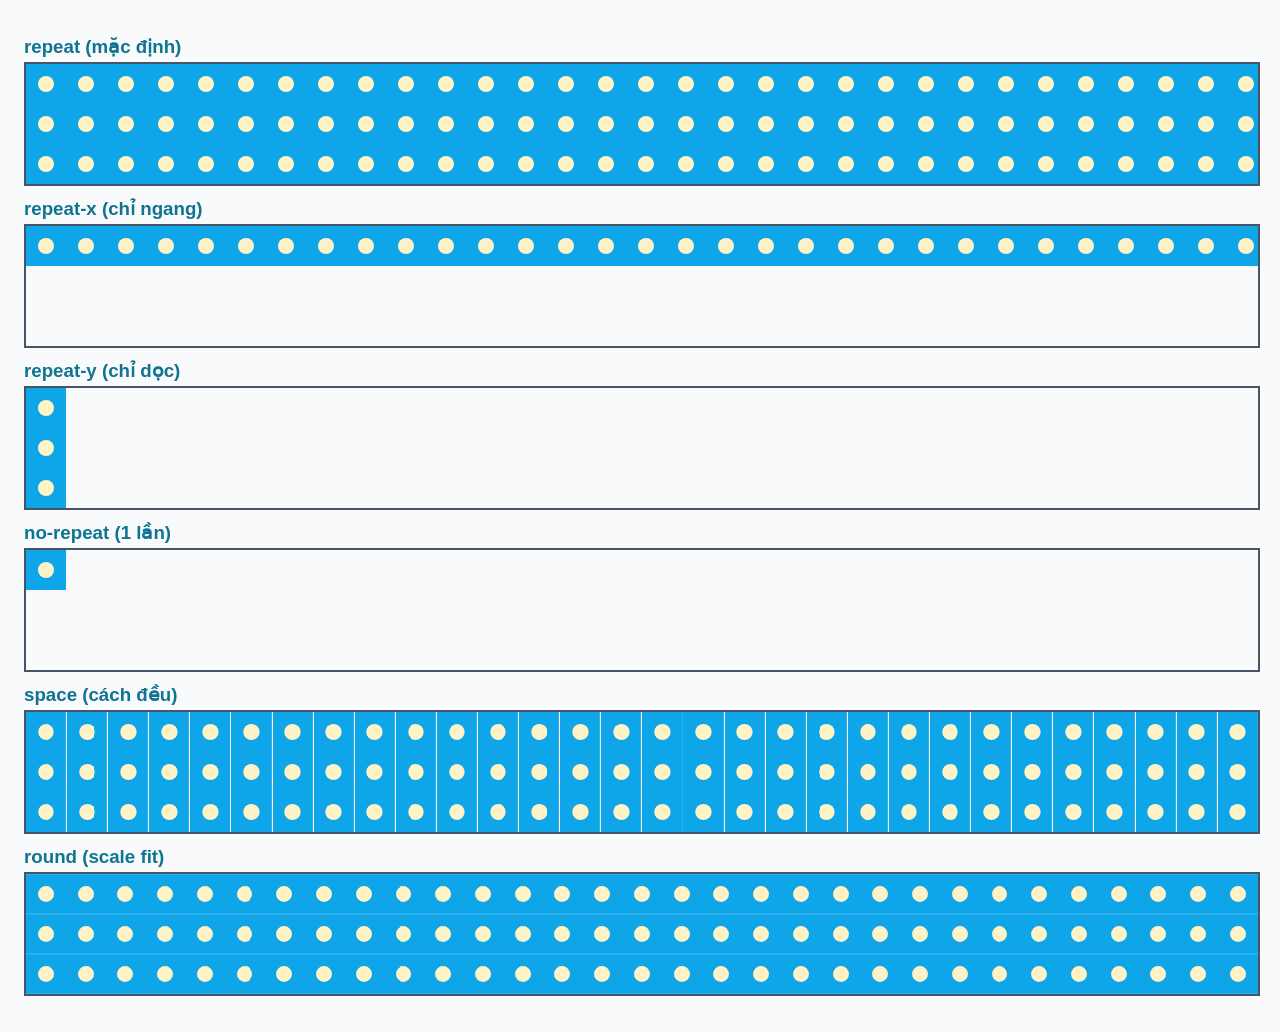
<file: 12.5/index.html>
<!DOCTYPE html>
<html>
<head>
<style>
body { font-family: Arial; padding: 16px; background: #f8fafc; }
.demo {
  width: 100%;
  height: 120px;
  margin-bottom: 12px;
  border: 2px solid #475569;
  /* Dùng SVG inline làm pattern nhỏ - tránh phụ thuộc network */
  background-image: url("data:image/svg+xml;utf8,<svg xmlns='http://www.w3.org/2000/svg' width='40' height='40' viewBox='0 0 40 40'><rect width='40' height='40' fill='%230ea5e9'/><circle cx='20' cy='20' r='8' fill='%23fef3c7'/></svg>");
}
h3 { margin: 12px 0 4px; color: #0e7490; }

.r1 { background-repeat: repeat; }       /* mặc định */
.r2 { background-repeat: repeat-x; }
.r3 { background-repeat: repeat-y; }
.r4 { background-repeat: no-repeat; }
.r5 { background-repeat: space; }
.r6 { background-repeat: round; }
</style>
</head>
<body>
  <h3>repeat (mặc định)</h3>
  <div class="demo r1"></div>

  <h3>repeat-x (chỉ ngang)</h3>
  <div class="demo r2"></div>

  <h3>repeat-y (chỉ dọc)</h3>
  <div class="demo r3"></div>

  <h3>no-repeat (1 lần)</h3>
  <div class="demo r4"></div>

  <h3>space (cách đều)</h3>
  <div class="demo r5"></div>

  <h3>round (scale fit)</h3>
  <div class="demo r6"></div>
</body>
</html>
</file>
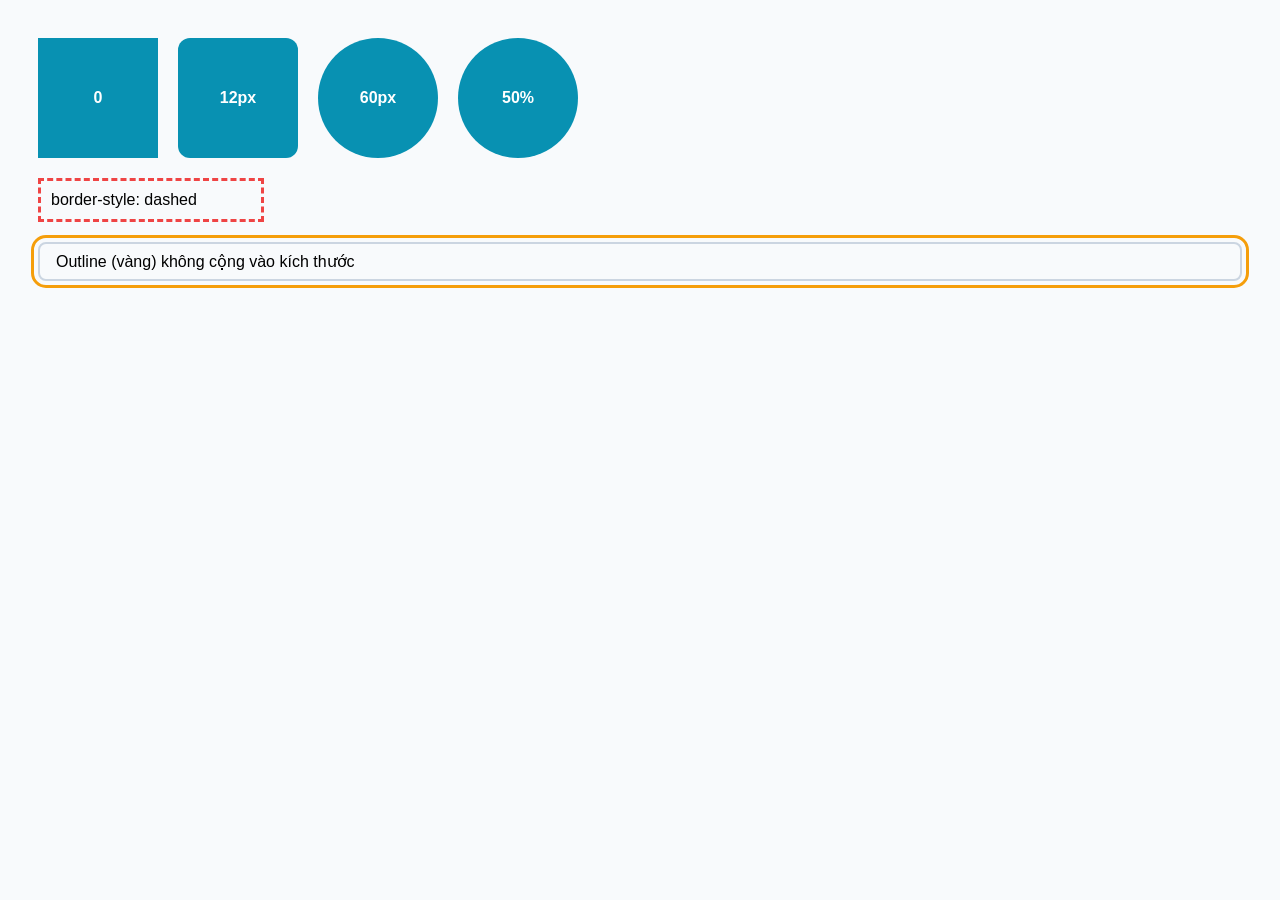
<file: 14.5/index.html>
<!DOCTYPE html>
<html lang="vi">
<head>
<meta charset="UTF-8">
<title>Border & Border-radius</title>
<style>
  body { font-family: Arial; padding: 30px; background: #f8fafc; }
  .row { display: flex; gap: 20px; flex-wrap: wrap; }
  .shape {
    width: 120px; height: 120px;
    background: #0891b2; color: white;
    display: flex; align-items: center; justify-content: center;
    font-weight: 700;
  }
  .square    { border-radius: 0; }
  .rounded   { border-radius: 12px; }
  .pill      { border-radius: 60px; }
  .circle    { border-radius: 50%; }
  .styles    {
    width: 200px; padding: 10px; margin-top: 20px;
    border-style: dashed; border-width: 3px; border-color: #ef4444;
  }
  /* outline không chiếm chỗ + không bo theo border-radius */
  .focus-demo {
    margin-top: 20px; padding: 8px 16px;
    border: 2px solid #cbd5e1; border-radius: 8px;
    outline: 3px solid #f59e0b;
    outline-offset: 4px;
  }
</style>
</head>
<body>
  <div class="row">
    <div class="shape square">0</div>
    <div class="shape rounded">12px</div>
    <div class="shape pill">60px</div>
    <div class="shape circle">50%</div>
  </div>
  <div class="styles">border-style: dashed</div>
  <div class="focus-demo">Outline (vàng) không cộng vào kích thước</div>
</body>
</html>
</file>
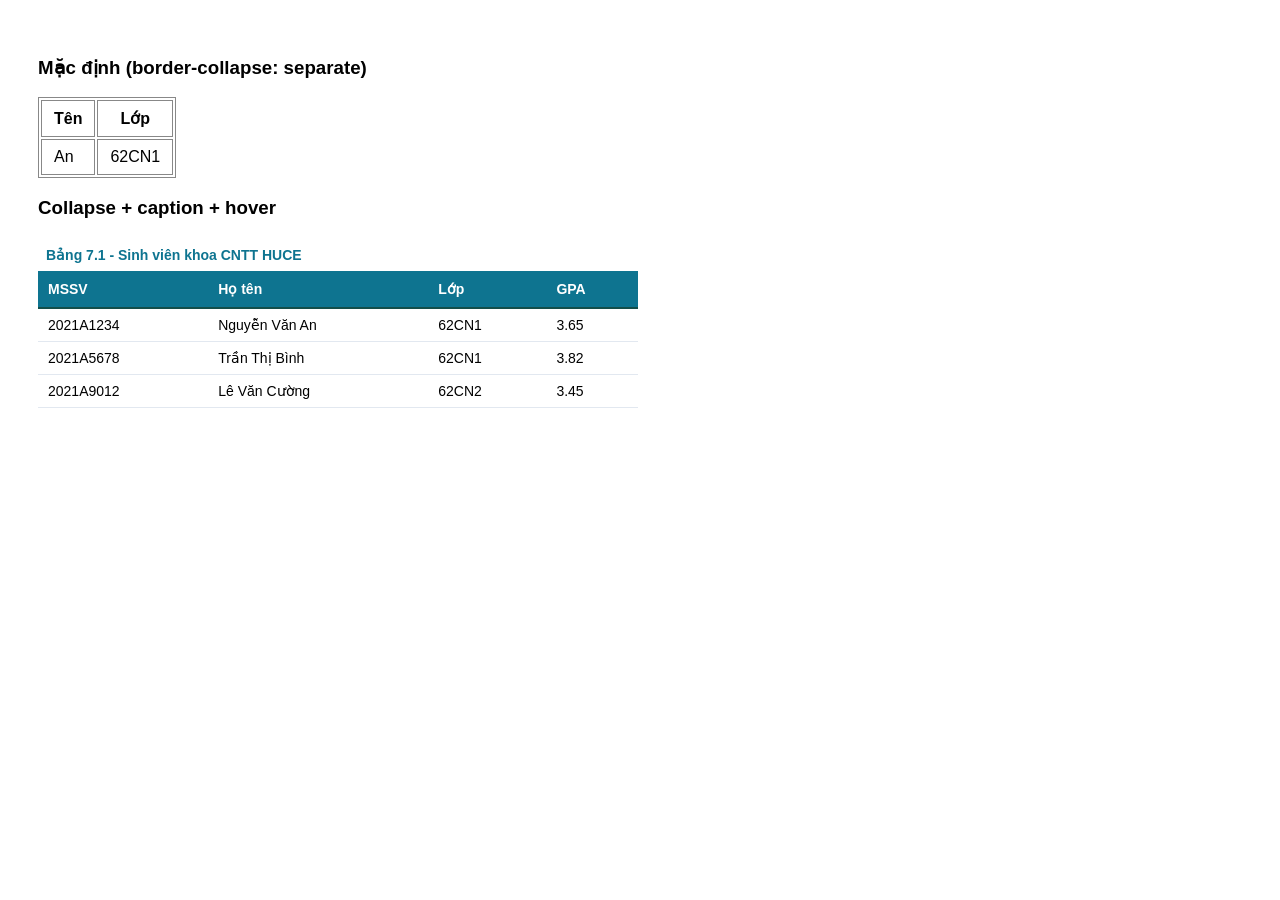
<file: 19.5/index.html>
<!DOCTYPE html>
<html lang="vi">

<head>
    <meta charset="UTF-8">
    <title>Table border-collapse</title>
    <style>
        *,
        *::before,
        *::after {
            box-sizing: border-box;
        }

        body {
            font-family: Arial;
            padding: 30px;
        }

        /* === Table xấu (mặc định) === */
        .ugly {
            border: 1px solid #888;
        }

        .ugly td,
        .ugly th {
            border: 1px solid #888;
            padding: 8px 12px;
        }

        /* === Table đẹp (collapse) === */
        .nice {
            border-collapse: collapse;
            width: 100%;
            max-width: 600px;
            margin-top: 20px;
            font-size: 14px;
        }

        .nice caption {
            caption-side: top;
            font-weight: 700;
            padding: 8px;
            color: #0e7490;
            text-align: left;
        }

        .nice th {
            background: #0e7490;
            color: white;
            padding: 10px;
            text-align: left;
            border-bottom: 2px solid #134e4a;
        }

        .nice td {
            padding: 8px 10px;
            border-bottom: 1px solid #e2e8f0;
            vertical-align: top;
        }

        .nice tbody tr:hover {
            background: #f0f9ff;
        }
    </style>
</head>

<body>
    <h3>Mặc định (border-collapse: separate)</h3>
    <table class="ugly">
        <tr>
            <th>Tên</th>
            <th>Lớp</th>
        </tr>
        <tr>
            <td>An</td>
            <td>62CN1</td>
        </tr>
    </table>

    <h3>Collapse + caption + hover</h3>
    <table class="nice">
        <caption>Bảng 7.1 - Sinh viên khoa CNTT HUCE</caption>
        <thead>
            <tr>
                <th>MSSV</th>
                <th>Họ tên</th>
                <th>Lớp</th>
                <th>GPA</th>
            </tr>
        </thead>
        <tbody>
            <tr>
                <td>2021A1234</td>
                <td>Nguyễn Văn An</td>
                <td>62CN1</td>
                <td>3.65</td>
            </tr>
            <tr>
                <td>2021A5678</td>
                <td>Trần Thị Bình</td>
                <td>62CN1</td>
                <td>3.82</td>
            </tr>
            <tr>
                <td>2021A9012</td>
                <td>Lê Văn Cường</td>
                <td>62CN2</td>
                <td>3.45</td>
            </tr>
        </tbody>
    </table>
</body>

</html>
</file>
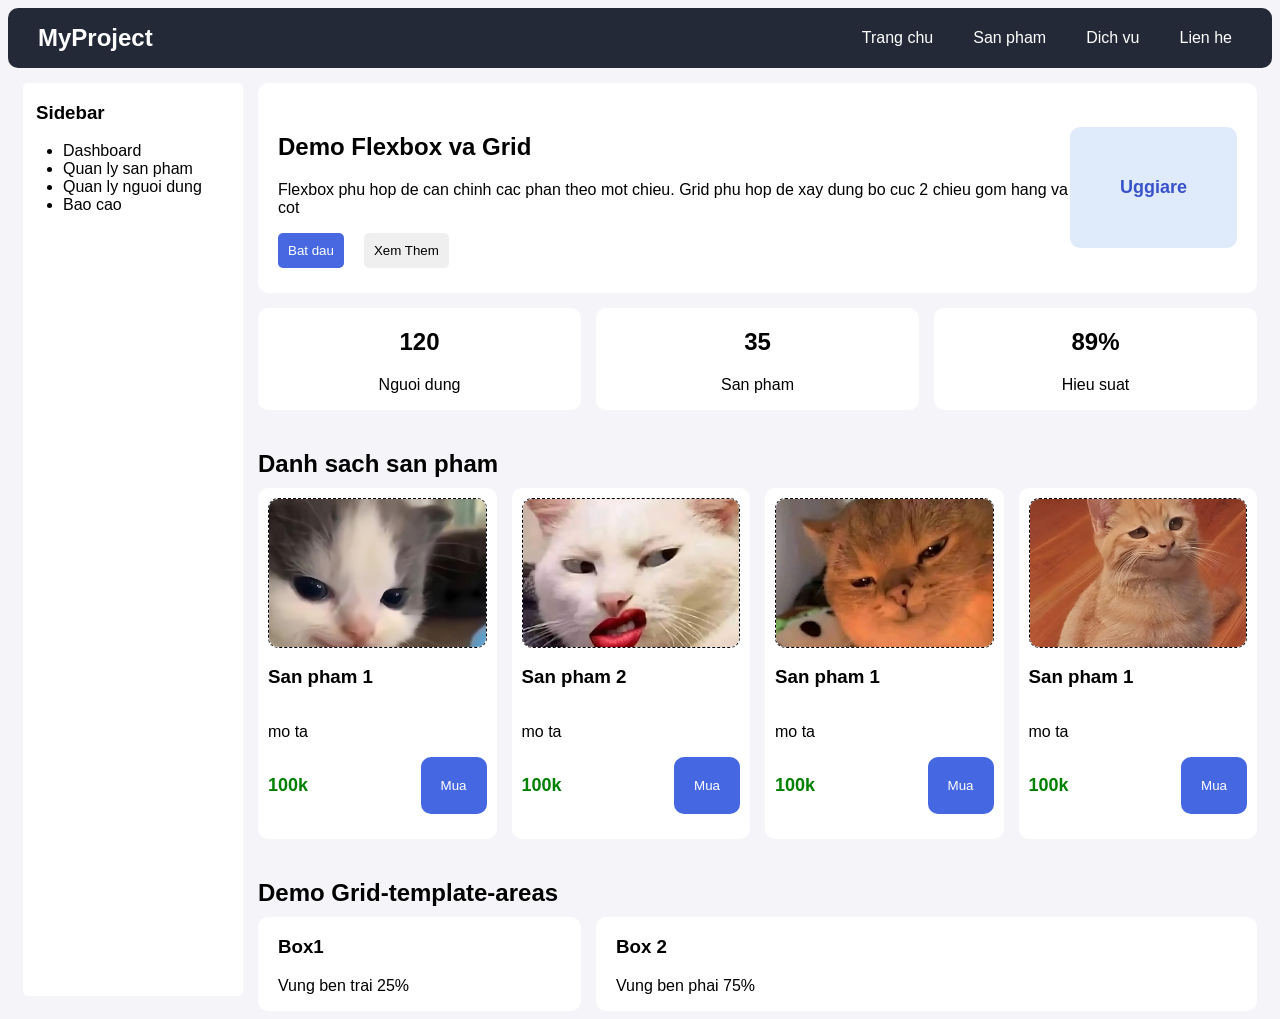
<file: 28.5/index.html>
<!DOCTYPE html>
<html lang="en">

<head>
    <meta charset="UTF-8">
    <meta name="viewport" content="width=device-width, initial-scale=1.0">
    <title>Document</title>
    <link rel="stylesheet" href="./style.css">
</head>

<body>
    <div class="app_container">
        <div class="header">
            <h2 class="header_title">MyProject</h2>
            <ul class="header_menu">
                <li><a href="#">Trang chu</a></li>
                <li><a href="#">San pham</a></li>
                <li><a href="#">Dich vu</a></li>
                <li><a href="#">Lien he</a></li>
            </ul>
        </div>

        <!-- /* ------------------------- */ -->

        <div class="sidebar">
            <h3 class="sidebar_title">Sidebar</h3>
            <ul class="sidebar_list">
                <li>Dashboard</li>
                <li>Quan ly san pham</li>
                <li>Quan ly nguoi dung</li>
                <li>Bao cao</li>
            </ul>
        </div>

        <!-- /* ------------------------- */ -->

        <div class="content">

            <div class="section1">
                <div class="section1_text">
                    <h2>Demo Flexbox va Grid</h2>
                    <p>Flexbox phu hop de can chinh cac phan theo mot chieu. Grid phu hop de xay dung bo cuc 2 chieu gom
                        hang va cot</p>
                    <div class="section1_btn">
                        <button class="section1_btn_batDau">Bat dau</button>
                        <button class="section1_btn_xemThem">Xem Them</button>
                    </div>
                </div>

                <div class="section1_box">Uggiare</div>
            </div>

            <div class="section2_analyst">
                <div class="analyst_card1">
                    <h2 class="analyst_card1_num">120</h2>
                    <p class="analyst_card1_text">Nguoi dung</p>
                </div>
                <div class="analyst_card2">
                    <h2 class="analyst_card2_num">35</h2>
                    <p class="analyst_card2_text">San pham</p>
                </div>
                <div class="analyst_card3">
                    <h2 class="analyst_card3_num">89%</h2>
                    <p class="analyst_card3_text">Hieu suat</p>
                </div>
            </div>

            <section class="section3">
                <h2 class="section_title">Danh sach san pham</h2>

                <div class="section3_listProduct">
                    <div class="prd1">
                        <img src="../access/meme-meo-cuoi-53.jpg" alt="Anh 1">
                        <h3>San pham 1</h3>
                        <p>mo ta</p>
                        <div class="section3_footer">
                            <p class="price">100k</p>
                            <button class="buy">Mua</button>
                        </div>
                    </div>

                    <div class="prd2">
                        <div>
                            <img src="../access/meme-meo-cuoi-51.jpg" alt="">
                        </div>
                        <h3>San pham 2</h3>
                        <p>mo ta</p>
                        <div class="section3_footer">
                            <p class="price">100k</p>
                            <button class="buy">Mua</button>
                        </div>
                    </div>
                    <div class="prd3">
                        <img src="../access/meme-meo-cuoi-5.jpg" alt="Anh 3">
                        <h3>San pham 1</h3>
                        <p>mo ta</p>
                        <div class="section3_footer">
                            <p class="price">100k</p>
                            <button class="buy">Mua</button>
                        </div>
                    </div>
                    <div class="prd4">
                        <img src="../access/meme-meo-cuoi-14.jpg" alt="Anh 4">
                        <h3>San pham 1</h3>
                        <p>mo ta</p>
                        <div class="section3_footer">
                            <p class="price">100k</p>
                            <button class="buy">Mua</button>
                        </div>

                    </div>
                </div>
            </section>

            <section class="section4">
                <h2 class="section_title">Demo Grid-template-areas</h2>

                <div class="section4_grid">
                    <div class="section4_box1">
                        <h3>Box1</h3>
                        <p>Vung ben trai 25%</p>
                    </div>

                    <div class="section4_box2">
                        <h3>Box 2</h3>
                        <p>Vung ben phai 75%</p>
                    </div>
                </div>
            </section>

        </div>

        <!-- /* ------------------------- */ -->




    </div>
</body>

</html>
</file>
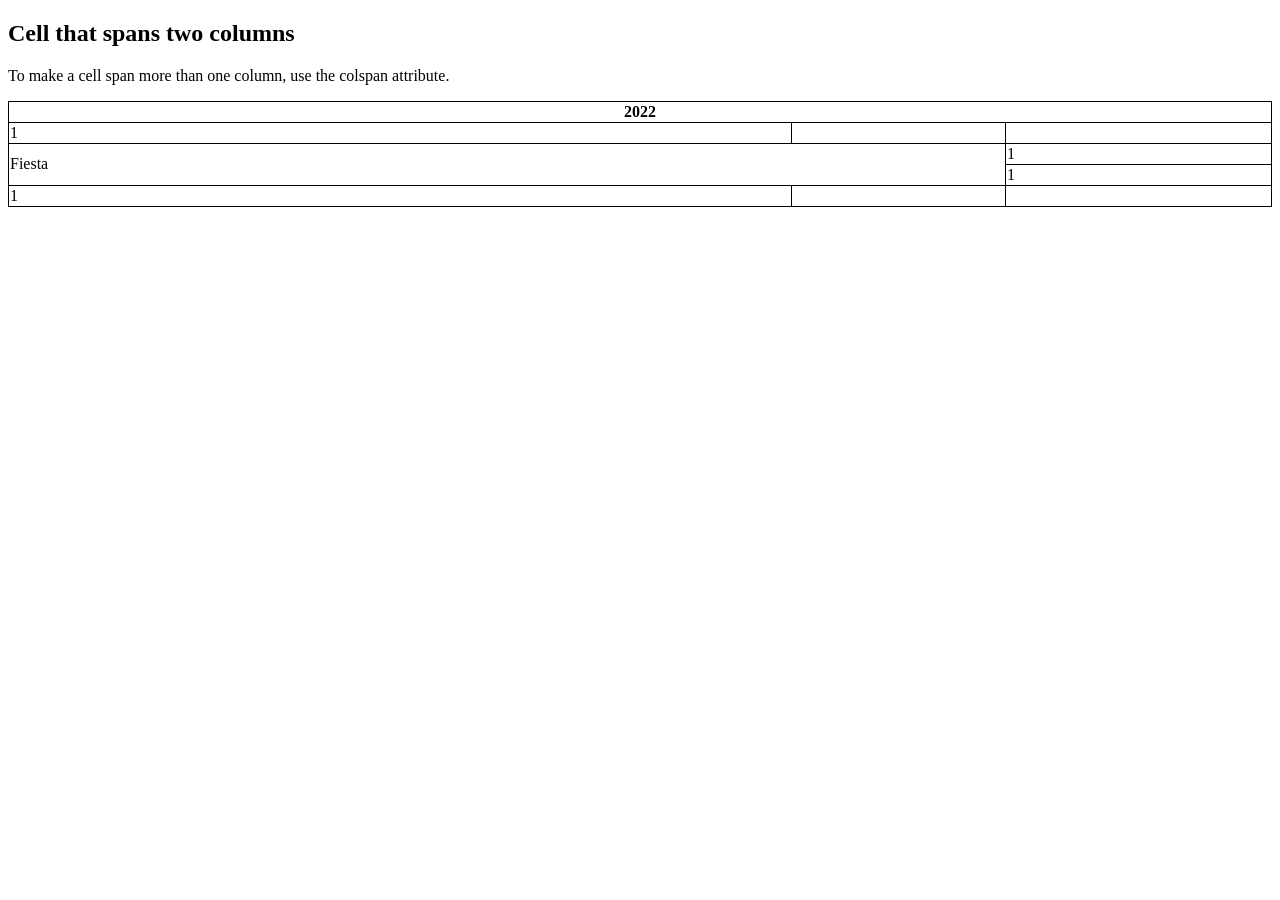
<file: 4/index.html>
<!DOCTYPE html>
<html>
<head>
<style>
table, th, td {
  border: 1px solid black;
  border-collapse: collapse;
}
</style>
</head>
<body>

<h2>Cell that spans two columns</h2>
<p>To make a cell span more than one column, use the colspan attribute.</p>

<table style="width:100%">
  <tr>
    <th colspan="3">2022</th>
  </tr>
  <tr>
    <td>1</td>
    <td></td>
    <td></td>
  </tr>
  <tr>
    <td rowspan="2" colspan="2">Fiesta</td>
    <td>1</td>
  </tr>
  <tr>
    <td>1</td>
  </tr>
  <tr>
    <td>1</td>
    <td></td>
    <td></td>
  </tr>
</table>
</body>
</html>
</file>
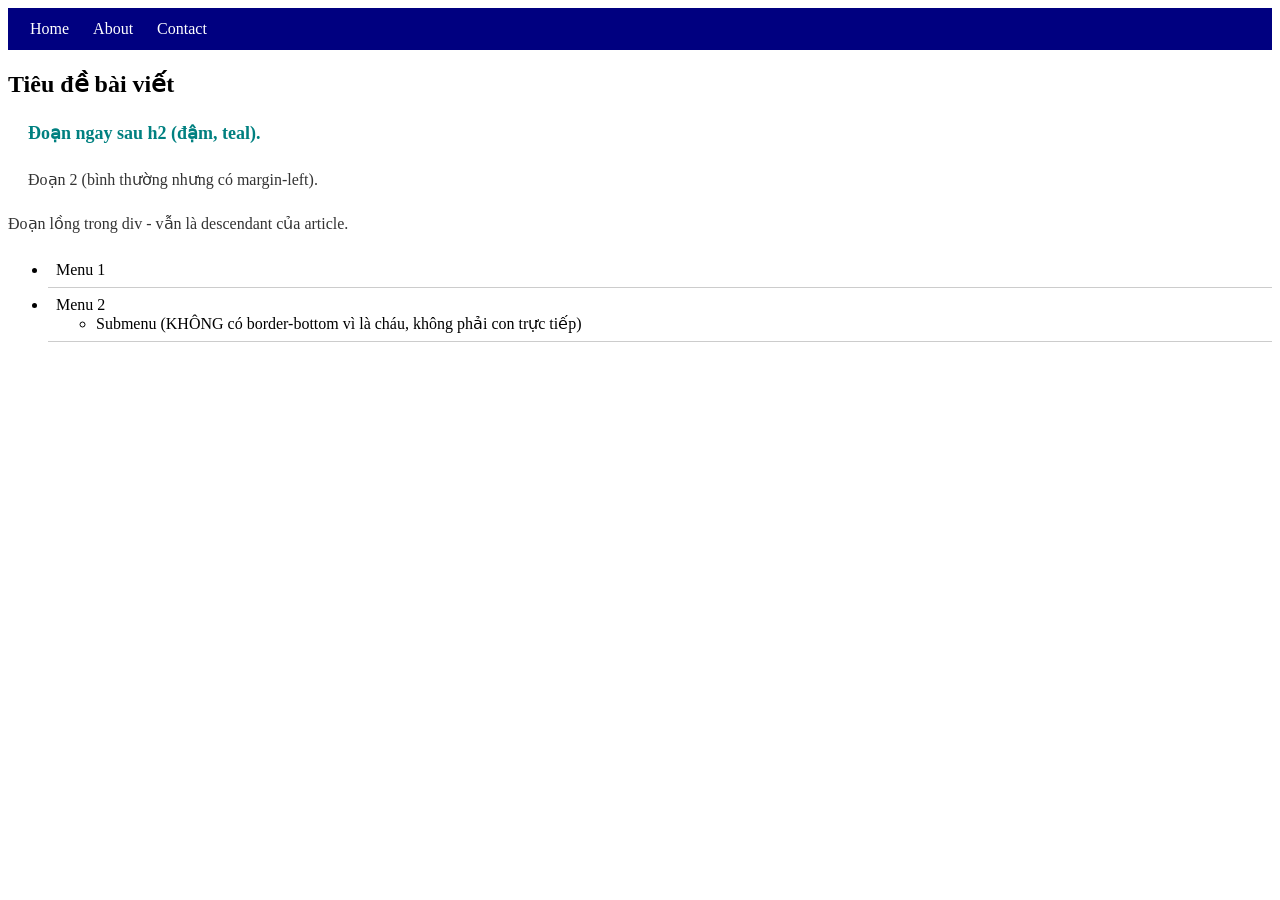
<file: 5.5/index.html>
<!DOCTYPE html>
<html>
<head>
<style>
/* Descendant (dấu cách): mọi p trong article (con, cháu...) */
article p {
  color: #333;
  line-height: 1.7;
}

/* Child > : chỉ li CON TRỰC TIẾP của ul.menu */
ul.menu > li {
  border-bottom: 1px solid #ccc;
  padding: 8px;
}

/* Adjacent + : p NGAY SAU h2 */
h2 + p {
  font-size: 18px;
  font-weight: bold;
  color: teal;
}

/* General sibling ~ : MỌI p sau h2 trong cùng cha */
h2 ~ p {
  margin-left: 20px;
}

/* Kết hợp: nav a (mọi a trong nav) */
nav a {
  color: white;
  margin: 0 10px;
  text-decoration: none;
}
nav { background: navy; padding: 12px; }
</style>
</head>
<body>
<nav>
  <a href="#">Home</a>
  <a href="#">About</a>
  <a href="#">Contact</a>
</nav>

<article>
  <h2>Tiêu đề bài viết</h2>
  <p>Đoạn ngay sau h2 (đậm, teal).</p>
  <p>Đoạn 2 (bình thường nhưng có margin-left).</p>
  <div>
    <p>Đoạn lồng trong div - vẫn là descendant của article.</p>
  </div>
</article>

<ul class="menu">
  <li>Menu 1</li>
  <li>Menu 2
    <ul>
      <li>Submenu (KHÔNG có border-bottom vì là cháu, không phải con trực tiếp)</li>
    </ul>
  </li>
</ul>
</body>
</html>
</file>
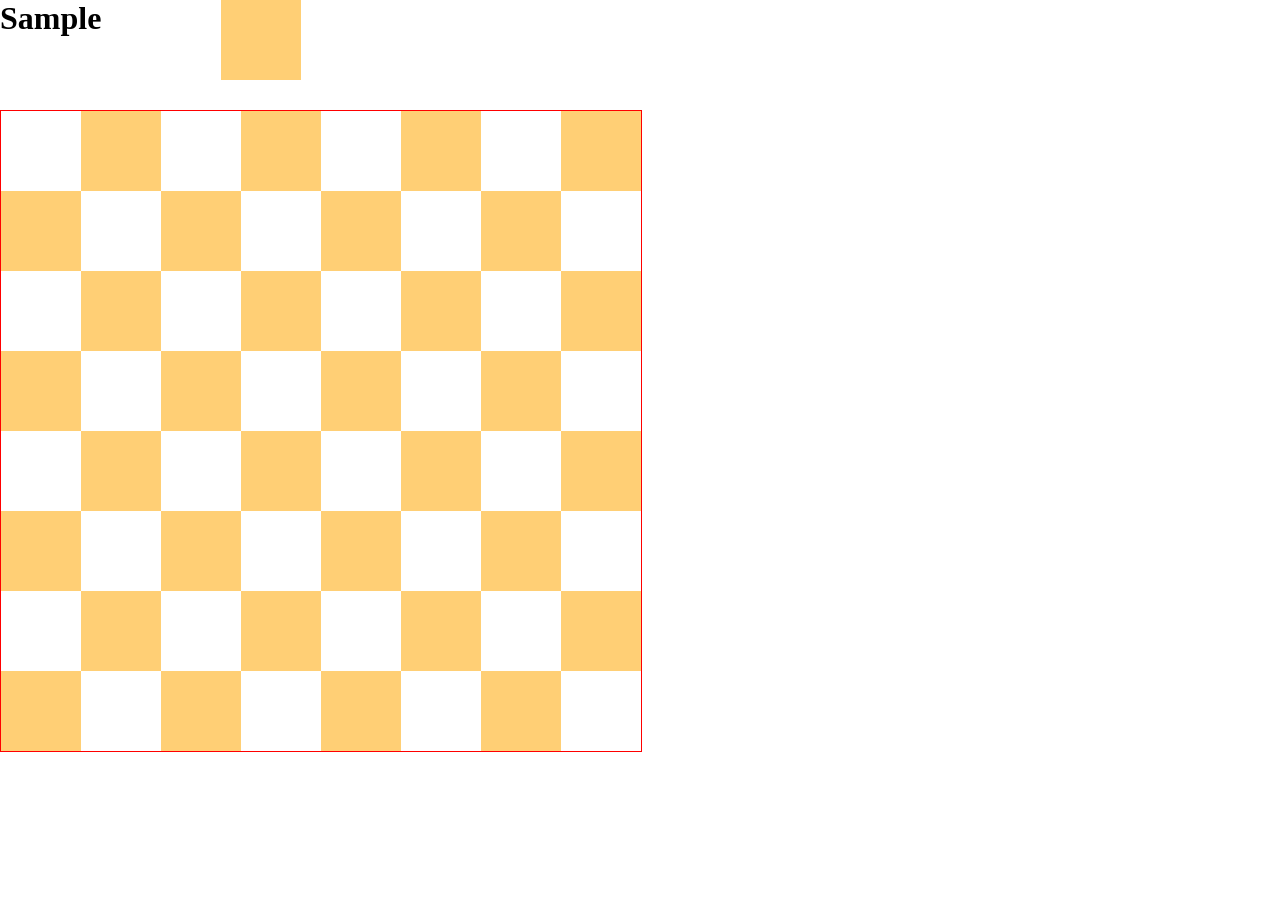
<file: 9.6/bai 1/index.html>
<!DOCTYPE html>
<html lang="en">

<head>
    <meta charset="UTF-8">
    <meta name="viewport" content="width=device-width, initial-scale=1.0">
    <title>Document</title>
    <style>
        *{
            margin: 0;
            box-sizing: border-box;
        }
        .sample {
            display: flex;
            gap: 20px;
        }

        .white {
            height: 80px;
            width: 80px;
            background-color: white;

        }

        .black {
            height: 80px;
            width: 80px;
            background-color: rgba(255, 166, 0, 0.541);
        }

        .banco {
            margin-top: 30px;
            display: inline-grid;
            grid-template-columns: repeat(8, 80px);
            grid-template-rows: repeat(8, 80px);
            border: 1px solid red;

        }
    </style>
</head>

<body>
    <div class="sample">
        <h1>Sample</h1>
        <div class="white"></div>
        <div class="black"></div>
    </div>

    <div class="banco" id="banco">

    </div>

    <script src="./scripts.js"></script>
</body>

</html>
</file>
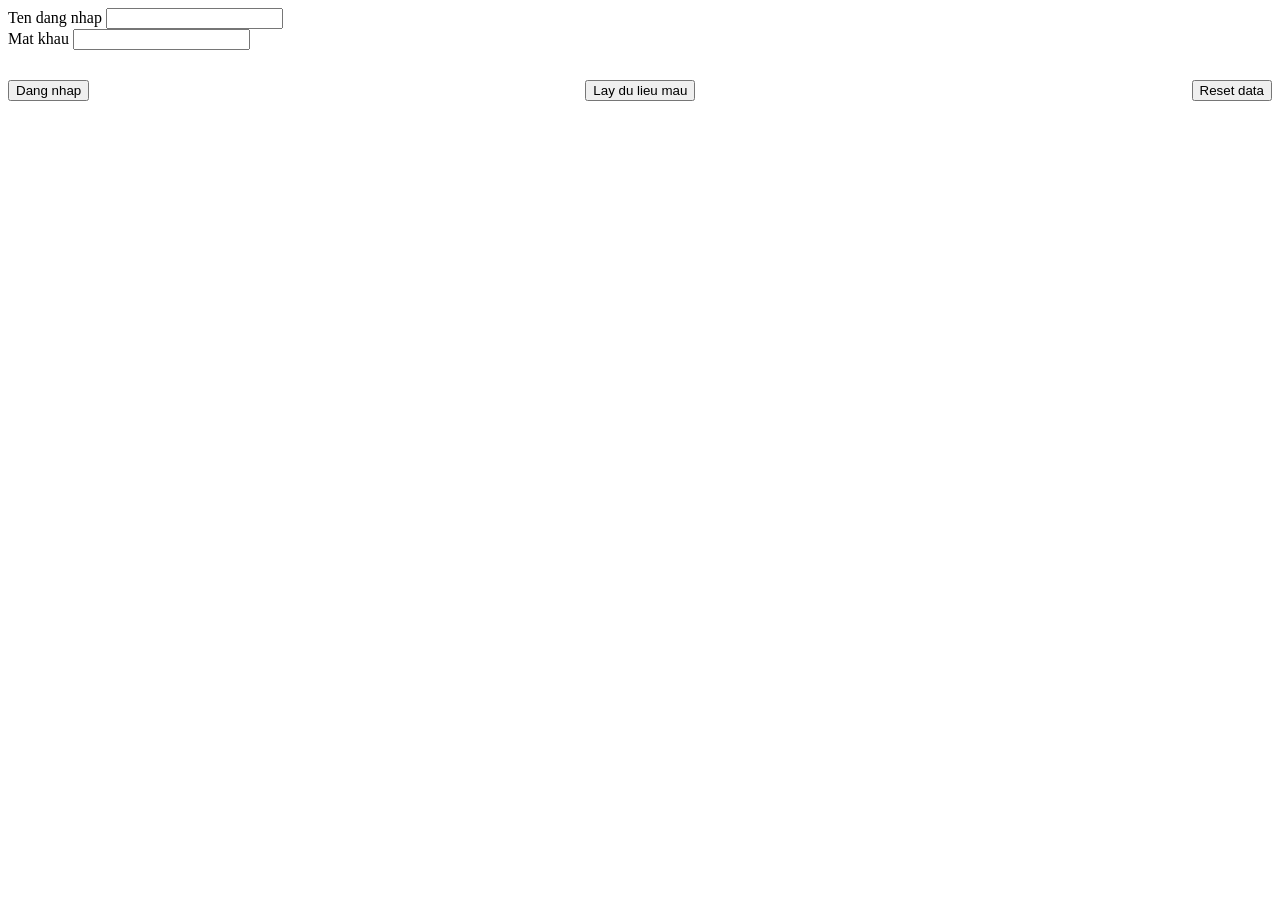
<file: 11.6/login.html>
<!DOCTYPE html>
<html lang="en">

<head>
    <meta charset="UTF-8">
    <meta name="viewport" content="width=device-width, initial-scale=1.0">
    <title>Document</title>
    <style>
        .button {
            display: flex;
            justify-content: space-between;
            margin-top: 30px;
        }

    </style>
</head>

<body>
    <form action="">
        <div class="username">
            <label for="username">Ten dang nhap</label>
            <input type="text" name="username" id="username">
        </div>

        <div class="password">
            <label for="password">Mat khau</label>
            <input type="password" name="password" id="password">
        </div>
        <div class="button">
            <div>
                <button type="button" onclick="Login()">Dang nhap</button>
            </div>

            <div>
                <button type="button" onclick="get_data()">Lay du lieu mau</button>
            </div>

            <div>
                <button type="button" onclick="rs_data()" class="btn-reset">Reset data</button>
            </div>
        </div>
    </form>


    <script>

        function Login() {
            let username = document.getElementById('username').value;
            let password = document.getElementById('password').value;
            if (username == "admin" && password == "123456") {
                alert("Login success")
                window.location.href = "https://uggiare.vn/"
            } else {
                alert("Login failed")
            }
        }

        function get_data() {
            document.getElementById('username').value = "Tudz";
            document.getElementById('password').value = "Tubietdi";
        }

        function rs_data() {
            document.getElementById('username').value = "";
            document.getElementById('password').value = "";
        }
    </script>
</body>

</html>
</file>
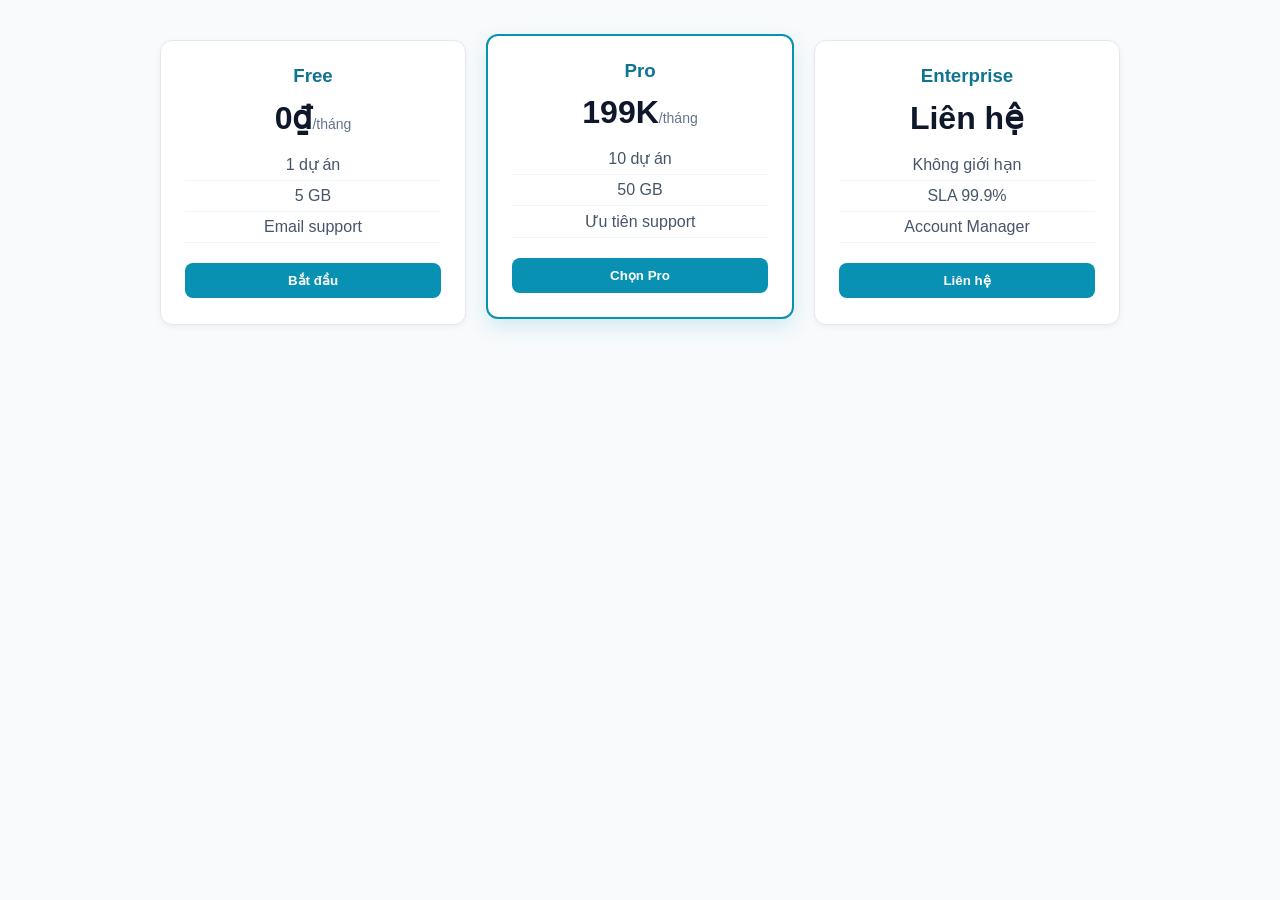
<file: 14.5/index2.html>
<!DOCTYPE html>
<html lang="vi">

<head>
    <meta charset="UTF-8">
    <title>Pricing table</title>
    <style>
        *,
        *::before,
        *::after {
            box-sizing: border-box;
        }

        body {
            background: #f8fafc;
            font-family: Arial, sans-serif;
            padding: 40px;
            margin: 0;
        }

        .pricing {
            display:
             flex;
            gap: 20px;
            max-width: 960px;
            margin: 0 auto;
        }

        .plan {
            flex: 1;
            padding: 24px;
            border: 1px solid #e2e8f0;
            border-radius: 12px;
            background: white;
            box-shadow: 0 2px 6px rgba(0, 0, 0, .05);
            text-align: center;
        }

        .plan.featured {
            border: 2px solid #0891b2;
            box-shadow: 0 8px 20px rgba(8, 145, 178, .15);
            transform: translateY(-6px);
        }

        .plan h3 {
            margin: 0 0 8px;
            color: #0e7490;
        }

        .price {
            font-size: 32px;
            font-weight: 700;
            margin: 12px 0;
            color: #0f172a;
        }

        .price small {
            font-size: 14px;
            color: #64748b;
            font-weight: 400;
        }

        ul {
            list-style: none;
            padding: 0;
            margin: 12px 0 20px;
        }

        ul li {
            padding: 6px 0;
            border-bottom: 1px solid #f1f5f9;
            color: #475569;
        }

        button {
            width: 100%;
            padding: 10px;
            border: 0;
            border-radius: 8px;
            background: #0891b2;
            color: white;
            font-weight: 600;
            cursor: pointer;
        }

        button:hover {
            background: #0e7490;
        }
    </style>
</head>

<body>
    <div class="pricing">
        <div class="plan">
            <h3>Free</h3>
            <div class="price">0₫<small>/tháng</small></div>
            <ul>
                <li>1 dự án</li>
                <li>5 GB</li>
                <li>Email support</li>
            </ul>
            <button>Bắt đầu</button>
        </div>
        <div class="plan featured">
            <h3>Pro</h3>
            <div class="price">199K<small>/tháng</small></div>
            <ul>
                <li>10 dự án</li>
                <li>50 GB</li>
                <li>Ưu tiên support</li>
            </ul>
            <button>Chọn Pro</button>
        </div>
        <div class="plan">
            <h3>Enterprise</h3>
            <div class="price">Liên hệ</div>
            <ul>
                <li>Không giới hạn</li>
                <li>SLA 99.9%</li>
                <li>Account Manager</li>
            </ul>
            <button>Liên hệ</button>
        </div>
    </div>
</body>

</html>
</file>
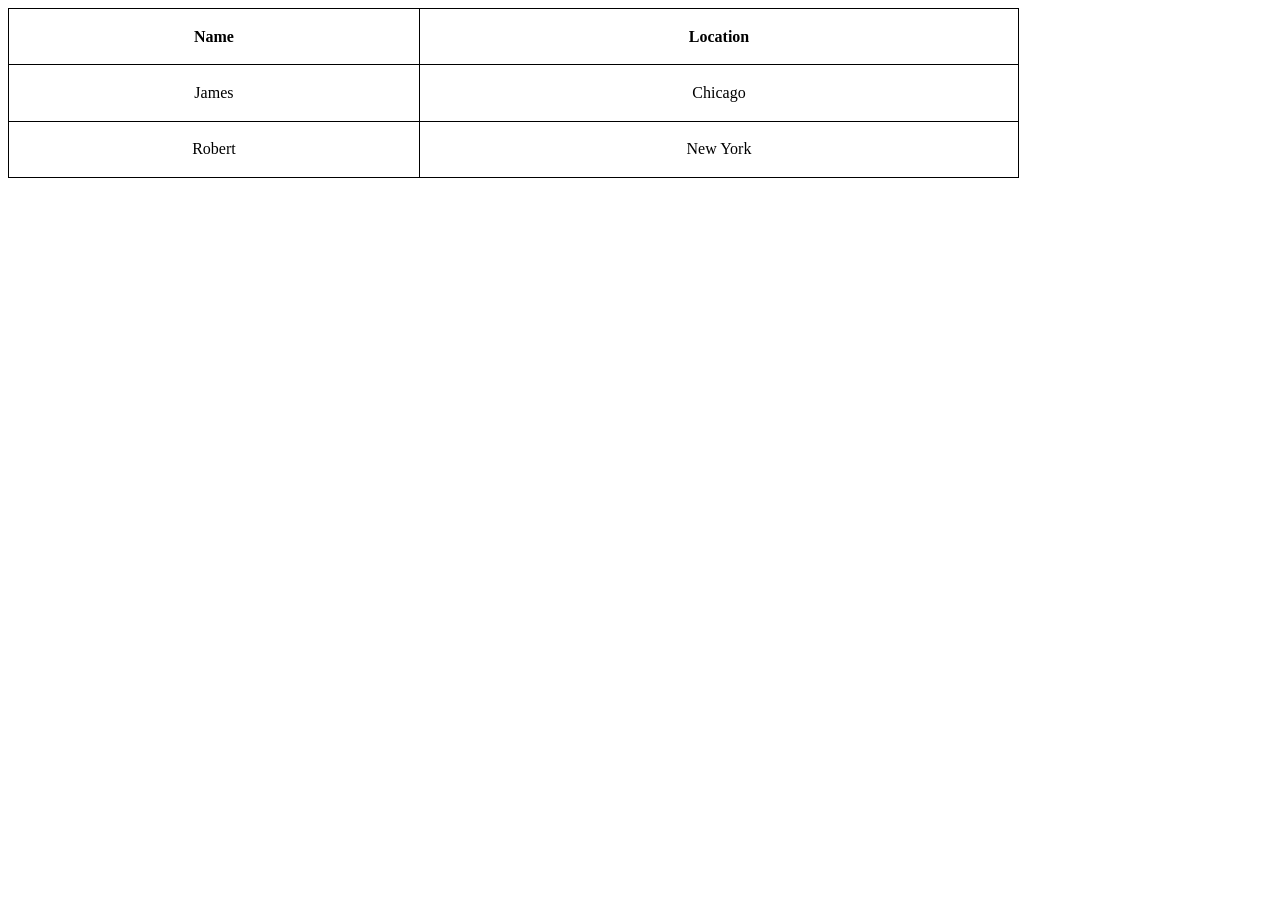
<file: 26.5/style_table.html>
<!DOCTYPE html>
<html lang="en">
<head>
    <meta charset="UTF-8">
    <meta name="viewport" content="width=device-width, initial-scale=1.0">
    <title>Document</title>
    <style>

        table {
            width: 80%;
            height: 170px;
            border-collapse: collapse;
            table-layout: auto;
        }

        table, th, td {
            border: 1px solid black;
        }

        td {
            vertical-align: middle;
            text-align: center;
        }

        tr:hover {
            background-color: rgb(250, 215, 230);
        }
    </style>
</head>
<body>
    <table>
    <tr>
        <th>Name</th>
        <th>Location</th>
    </tr>
    <tr>
        <td>James</td>
        <td>Chicago</td>
    </tr>
    <tr>
        <td>Robert</td>
        <td>New York</td>
    </tr>
</table>
</body>
</html>
</file>
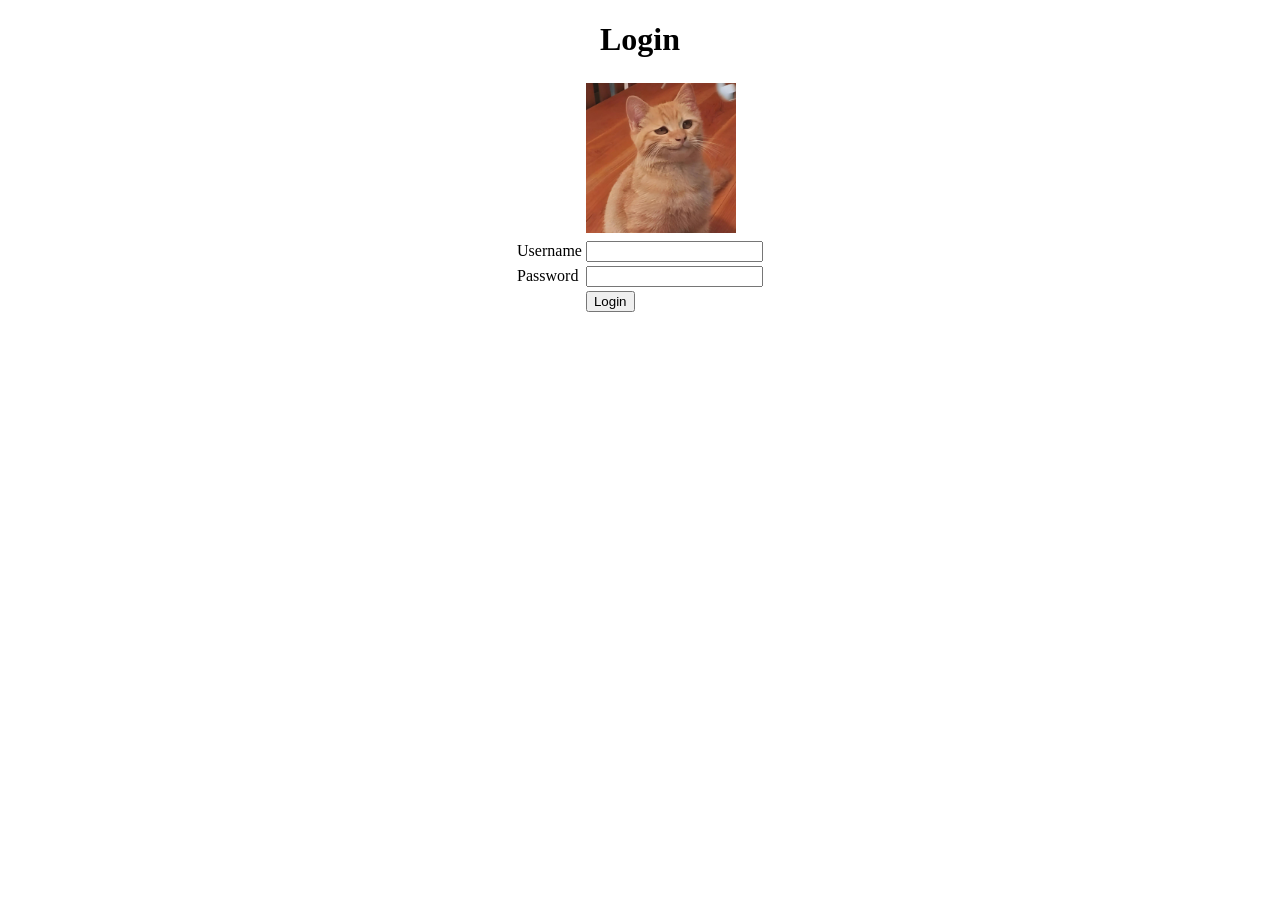
<file: 5.5/login.html>
<!DOCTYPE html>
<html lang="en">
<head>
    <meta charset="UTF-8">
    <meta name="viewport" content="width=device-width, initial-scale=1.0">
    <title>Document</title>
</head>
<body>
    <h1 align="center">Login</h1>

    <form action="index.html"">
        <table align="center">
            <tr>
                <td></td>
                <td><img 
    src="../4/meme-meo-cuoi-14.jpg" 
    alt="Login Image"
    height="150"
    ></td>
            </tr>
            <tr>
                <td><label for="username">Username</label></td>
                <td><input type="text" id="username" name="username"></td>
            </tr>
            <tr>
                <td><label for="password">Password</label></td>
                <td><input type="password" id="password" name="password"></td>
            </tr>
             <tr>
                <td></td>
                <td><input type="submit" value="Login"></td>
            </tr>
        </table>
    </form>
</body>
</html>
</file>
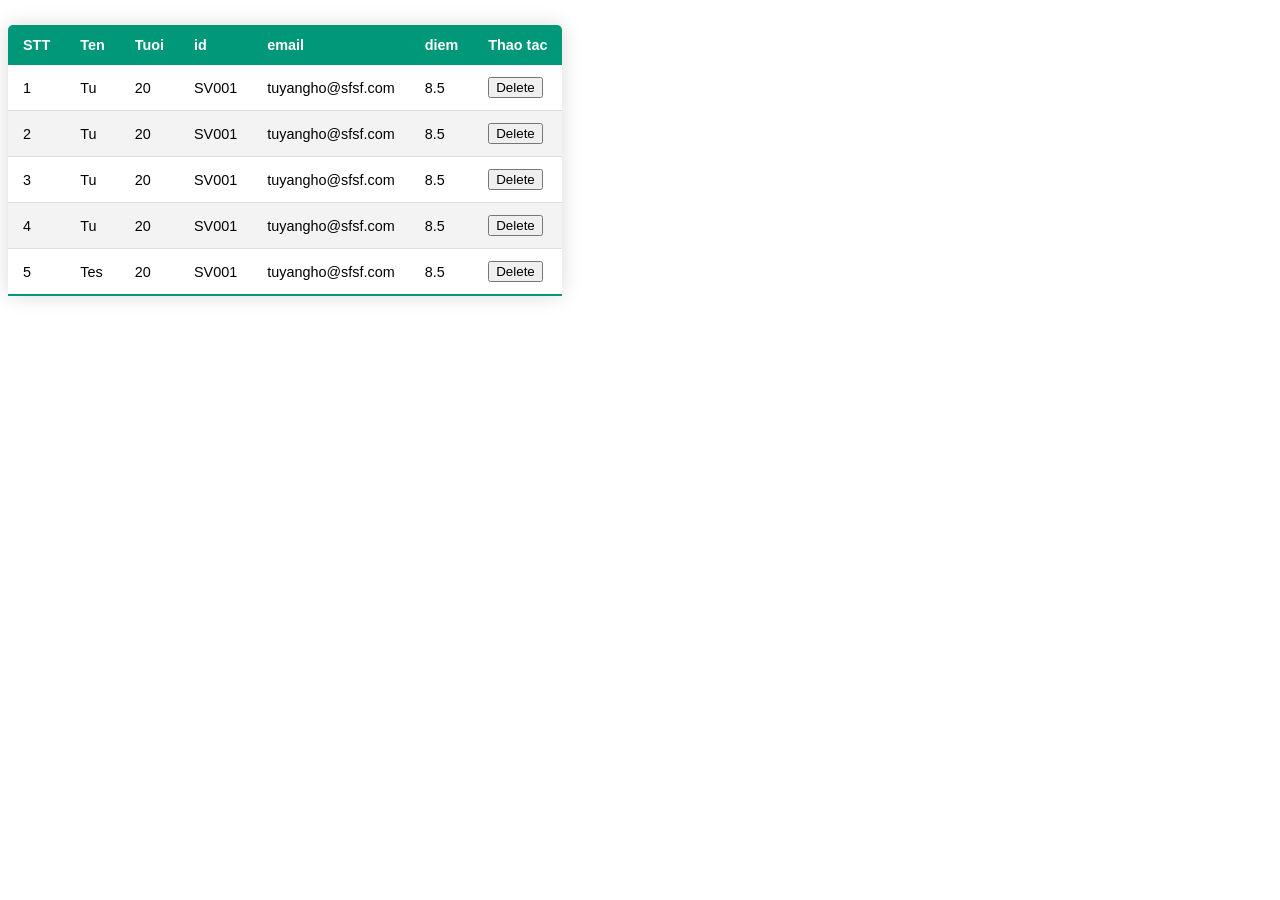
<file: 9.6/bai 2/table.html>
<!DOCTYPE html>
<html lang="en">

<head>
    <meta charset="UTF-8">
    <meta name="viewport" content="width=device-width, initial-scale=1.0">
    <title>Document</title>
    <style>
        /* Toàn bộ bảng */
        .custom-table {
            border-collapse: collapse;
            margin: 25px 0;
            font-size: 0.9em;
            font-family: sans-serif;
            min-width: 400px;
            box-shadow: 0 0 20px rgba(0, 0, 0, 0.15);
            border-radius: 5px 5px 0 0;
            overflow: hidden;
            /* Để bo tròn góc không bị lẹm */
        }

        /* Tiêu đề bảng (Header) */
        .custom-table th {
            background-color: #009879;
            /* Màu nền xanh hiện đại */
            color: #ffffff;
            text-align: left;
            font-weight: bold;
            padding: 12px 15px;
        }

        /* Các ô dữ liệu (Cells) */
        .custom-table td {
            padding: 12px 15px;
            border-bottom: 1px solid #dddddd;
        }

        /* Đổi màu xen kẽ các hàng (Zebra Striping) */
        .custom-table tbody tr:nth-of-type(even) {
            background-color: #f3f3f3;
        }

        /* Hàng cuối cùng (Đường viền đậm hơn ở đáy) */
        .custom-table tbody tr:last-of-type {
            border-bottom: 2px solid #009879;
        }

        /* Hiệu ứng khi di chuột qua hàng (Hover effect) */
        .custom-table tbody tr:hover {
            background-color: #f1f1f1;
            cursor: pointer;
            color: #009879;
            font-weight: bold;
            transition: all 0.2s ease;
        }
    </style>
</head>

<body>
    <table class="custom-table">
        <thead>
            <tr>
                <th>STT</th>
                <th>Ten</th>
                <th>Tuoi</th>
                <th>id</th>
                <th>email</th>
                <th>diem</th>
                <th>Thao tac</th>
            </tr>
        </thead>
        <tbody id="sinhvien-table">

        </tbody>
    </table>
    <script>
        let sinhviens = [
            { name: "Tu", age: 20, id: "SV001", email: "tuyangho@sfsf.com", diem: 8.5 },
            { name: "Tu", age: 20, id: "SV001", email: "tuyangho@sfsf.com", diem: 8.5 },
            { name: "Tu", age: 20, id: "SV001", email: "tuyangho@sfsf.com", diem: 8.5 },
            { name: "Tu", age: 20, id: "SV001", email: "tuyangho@sfsf.com", diem: 8.5 },
            { name: "Tes", age: 20, id: "SV001", email: "tuyangho@sfsf.com", diem: 8.5 }
        ];

        function display() {
            let str = "";
            for (let i = 0; i < sinhviens.length; i++) { // Dùng sinhviens.length thay vì viết cứng số 4
                str += "<tr>";
                // 1. Phải bọc (i + 1) trong ngoặc để nó cộng số trước, ra 1, 2, 3, 4
                str += "<td>" + (i + 1) + "</td>";

                // 2. Phải có [i] thì mới lấy được thông tin của từng sinh viên
                str += "<td>" + sinhviens[i].name + "</td>";
                str += "<td>" + sinhviens[i].age + "</td>";
                str += "<td>" + sinhviens[i].id + "</td>";
                str += "<td>" + sinhviens[i].email + "</td>";
                str += "<td>" + sinhviens[i].diem + "</td>";
                str += "<td><button onclick = 'btn_del(" + i + ")'>Delete</button></td>";
                str += "</tr>";
            }
            document.getElementById("sinhvien-table").innerHTML = str;
        }




        function btn_del(x) {
            sinhviens.splice(x, 1);
            display();
        }
        display();


    </script>
</body>

</html>
</file>
<file: 28.5/style.css>
* {
    box-sizing: border-box;
    font-family: Arial, Helvetica, sans-serif;
    border-radius: 10px;
}

body {
    background-color: #f5f4f8;
}

.app_container {
    margin: 0px;
    padding: 0px;
    display: grid;
    min-height: 100vh;
    grid-template-columns: 250px 1fr;
    grid-template-rows: 60px 1fr;
    grid-template-areas: "header header" "sidebar content";
}

.header {
    grid-area: header;
    background-color: #232937;
    display: flex;
    justify-content: space-between;
    align-items: center;
}

.header_title {
    margin-left: 30px;
    color: white;
}

.header_menu {
    list-style-type: none;
    display: flex;
    gap: 20px;
    margin-right: 30px;
}

.header_menu a {
    color: white;
    text-decoration: none;
    padding: 10px;
}

.header_menu a:hover {
    background-color: orange
}

/* --------------------- */
.sidebar {
    grid-area: sidebar;
    background-color: #ffffff;
    margin: 15px;
    border-radius: 5px;
}

.sidebar_title {
    margin-left: 13px;
}

.sidebar li:hover {
    background-color: aquamarine;
}

/* ------------------------- */
.content {
    grid-area: content;
    margin: 15px 15px 0 0;
}

.section1 {
    background-color: #ffffff;
    border-radius: 10px;
    display: flex;
    justify-content: space-between;
    align-items: center;
}

.section1_text {
    margin: 30px 0px 25px 20px;
}

.section1_btn {
    display: flex;
    gap: 20px;

}

.section1_btn * {
    padding: 10px;
    border: none;
    border-radius: 5px;
    ;
}

.section1_btn_batDau {
    background-color: #4768e1;
    color: white;
}

.section1_box {
    background-color: #dfeafb;
    padding: 50px;
    color: #3951ca;
    font-size: large;
    font-weight: 700;
    border-radius: 10px;
    margin-right: 20px;
}

/* ------------------------- */
.section2_analyst {
    display: grid;
    grid-template-columns: repeat(3, 1fr);
    margin-top: 15px;
    justify-content: space-between;
    text-align: center;
    gap: 15px;
}

.section2_analyst div {
    background-color: white;
}

/* ------------------------- */

.section3_listProduct {
    display: grid;
    grid-template-columns: repeat(4, 1fr);
    gap: 15px;
}


img {
    width: 100%;
    height: 100%;
    object-fit: cover;
    border: 1px dashed;

}

.section3_footer {
    display: flex;
    justify-content: space-between;
    padding-bottom: 15px;
}

.section_title {
    margin-top: 40px;
    margin-bottom: 10px;
}

.section3_footer p {
    font-size: large;
    font-weight: 700;
    color: green;
}

.buy {
    border: none;
    padding: 0px 20px;
    background-color: #4567e2;
    color: white;
}

.prd1,
.prd2,
.prd3,
.prd4 {
    background-color: white;
    display: grid;
    grid-template-rows: 150px auto 1fr auto;
    padding: 10px;
}

.section4_grid {
    display: grid;
    grid-template-columns: repeat(3, 1fr);
    grid-template-areas: "a b b";
    gap: 15px;
}

.section4_grid * {
    background-color: white;
    padding-left: 10px;
}

.section4_box1 {
    grid-area: a;
}

.section4_box2 {
    grid-area: b;
}
</file>
